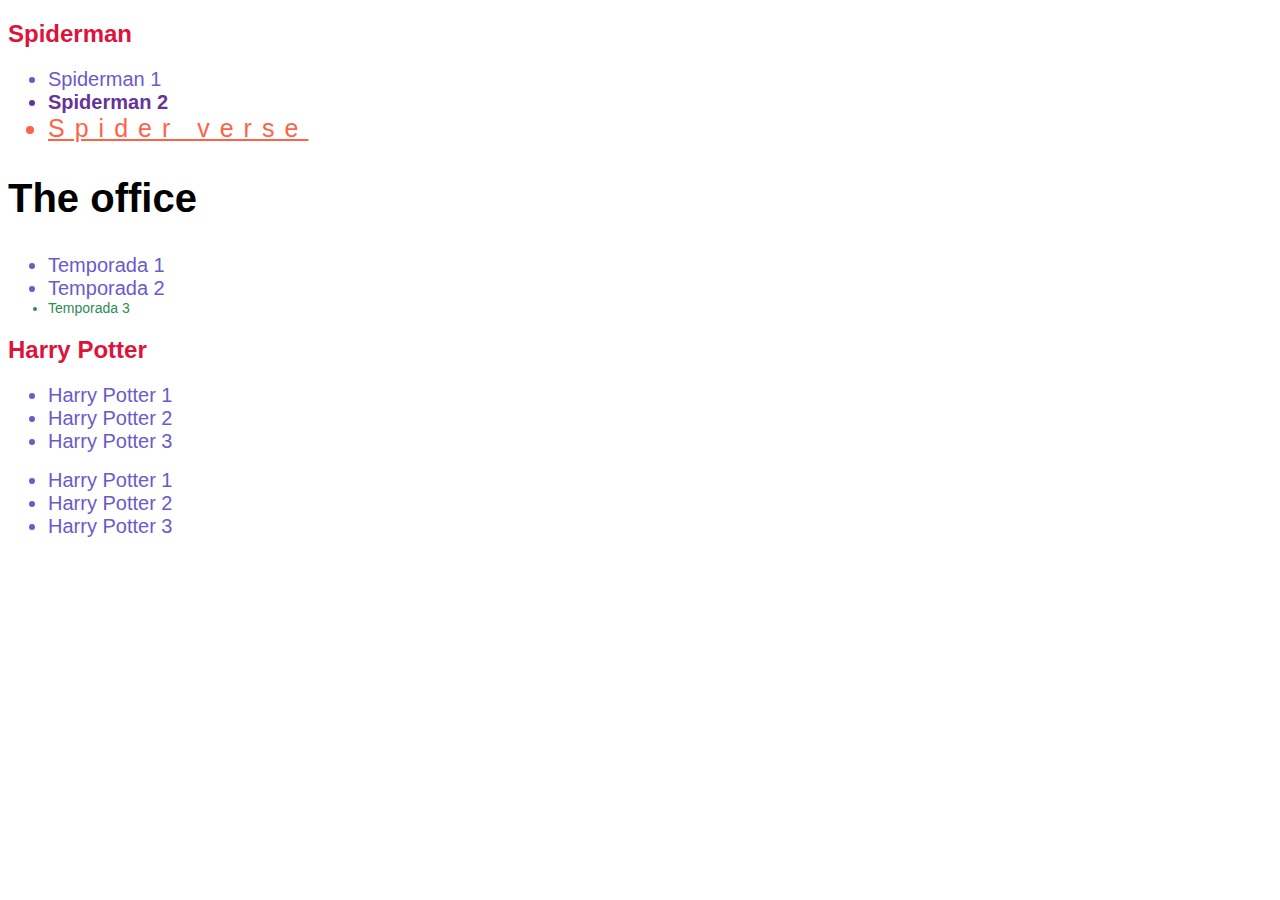
<file: 02.Selectores/index.html>
<!DOCTYPE html>
<html lang="es">
<head>
    <meta charset="UTF-8">
    <meta http-equiv="X-UA-Compatible" content="IE=edge">
    <meta name="viewport" content="width=device-width, initial-scale=1.0">
    <title>Selectores</title>
    <link rel="stylesheet" href="estilos.css">
</head>
<body>
    
    <h2 class="peliculas">Spiderman</h2>
    <ul>
        <li class="pelicula">Spiderman 1</li>
        <li class="pelicula favoritas">Spiderman 2</li>
        <li class="pelicula espaciado" id="spidermanNoWayHome">Spider verse</li>
    </ul>

    <h2 class="series">The office</h2>
    <ul>
        <li class="temporadas">Temporada 1</li>
        <li class="temporadas">Temporada 2</li>
        <li class="temporadas" id="temporada3">Temporada 3</li>
    </ul>


    <h2 class="peliculas" id="harry">Harry Potter</h2>

    <ul class="harry" >
        <li class="pelicula">Harry Potter 1</li>
        <li class="pelicula">Harry Potter 2</li>
        <li class="pelicula">Harry Potter 3</li>
    </ul>
    <ul class="harry" >
        <li class="pelicula">Harry Potter 1</li>
        <li class="pelicula">Harry Potter 2</li>
        <li class="pelicula">Harry Potter 3</li>
    </ul>
</body>
</html>
</file>
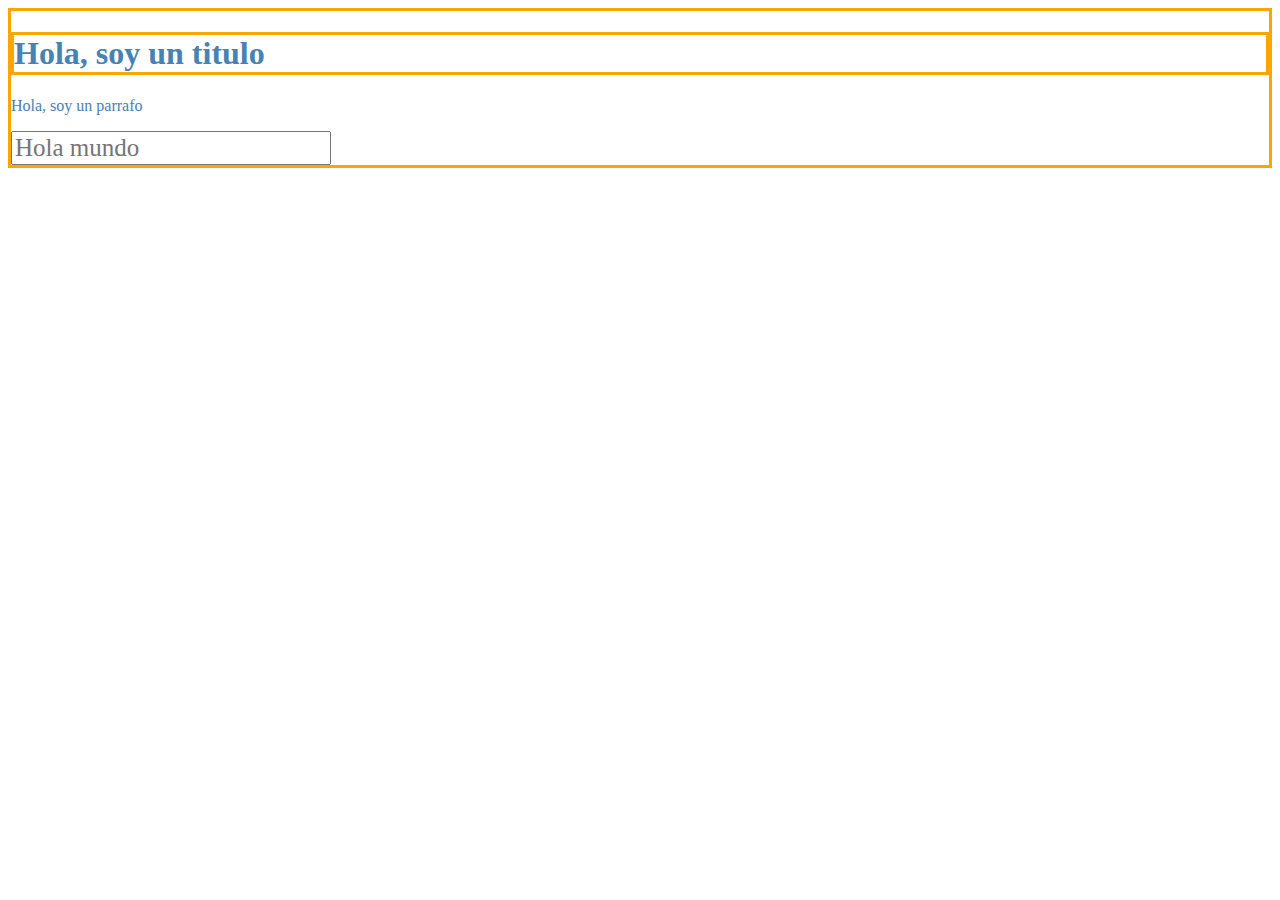
<file: 03-herencia, cascada y especificidad/index.html>
<!DOCTYPE html>
<html lang="en">
<head>
    <meta charset="UTF-8">
    <meta http-equiv="X-UA-Compatible" content="IE=edge">
    <meta name="viewport" content="width=device-width, initial-scale=1.0">
    <title>Herencia, Especificidad & Cascada</title>
    <link rel="stylesheet" href="estilos.css">
</head>
<body>
    
    <h1 class="title" id="title">Hola, soy un titulo</h1>
    <p>Hola, soy un parrafo</p>
    <input type="text" placeholder="Hola mundo">
</body> 
</html>
</file>
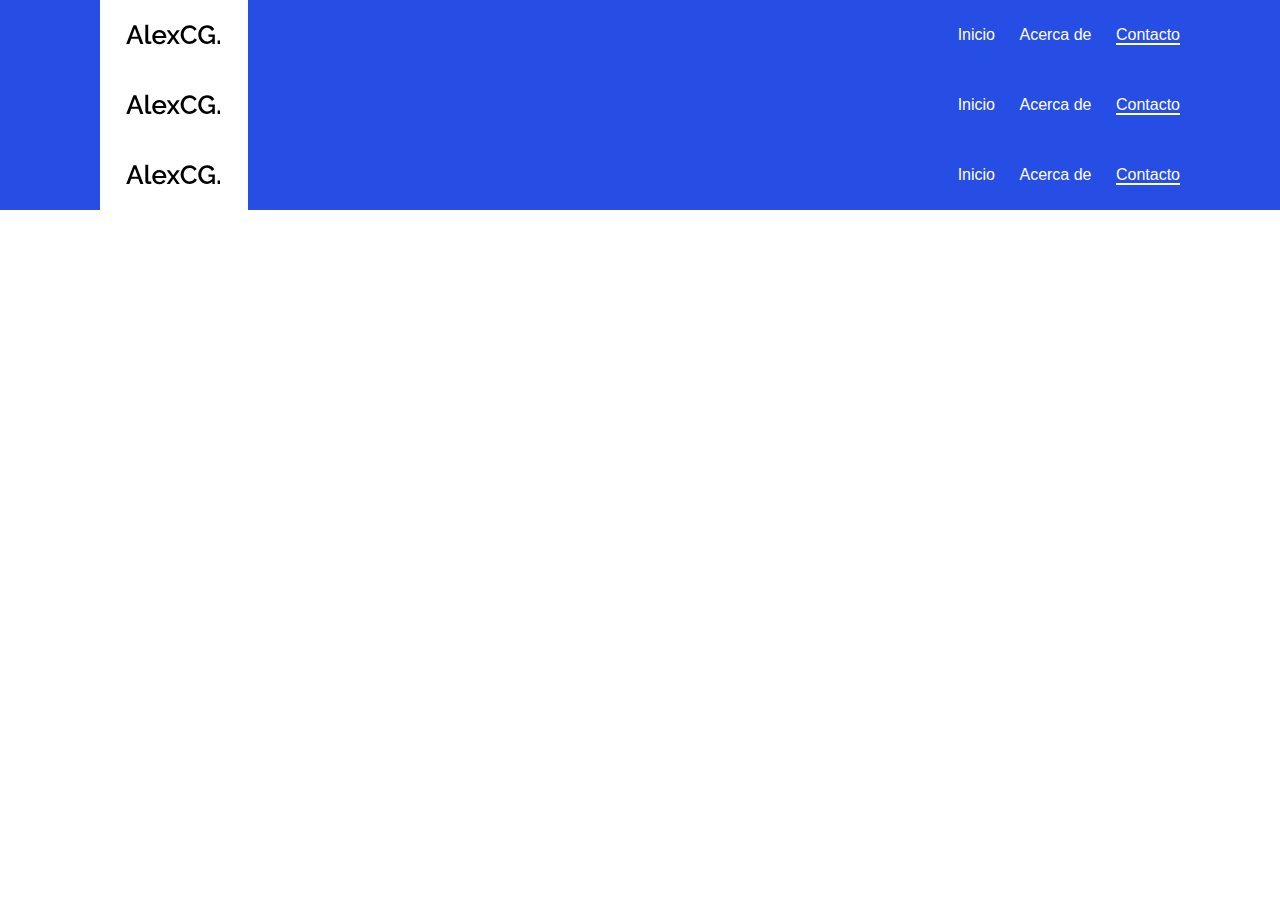
<file: 04-BEM/index.html>
<!DOCTYPE html>
<html lang="es">
<head>
    <meta charset="UTF-8">
    <meta http-equiv="X-UA-Compatible" content="IE=edge">
    <meta name="viewport" content="width=device-width, initial-scale=1.0">
    <title>BEM</title>
    <link rel="stylesheet" href="estilos.css">
</head>
<body>

    <nav class="nav">

        <img src="logo.svg" class="nav__logo">

        <div class="nav__links">
            <a href="#" class="nav__link">Inicio</a>
            <a href="#" class="nav__link">Acerca de</a>
            <a href="#" class="nav__link nav__link--active">Contacto</a>
        </div>

    </nav>
    <nav class="nav">

        <img src="logo.svg" class="nav__logo">

        <div class="nav__links">
            <a href="#" class="nav__link">Inicio</a>
            <a href="#" class="nav__link">Acerca de</a>
            <a href="#" class="nav__link nav__link--active">Contacto</a>
        </div>

    </nav>
    <nav class="nav">

        <img src="logo.svg" class="nav__logo">

        <div class="nav__links">
            <a href="#" class="nav__link">Inicio</a>
            <a href="#" class="nav__link">Acerca de</a>
            <a href="#" class="nav__link nav__link--active">Contacto</a>
        </div>

    </nav>

</body>
</html>
</file>
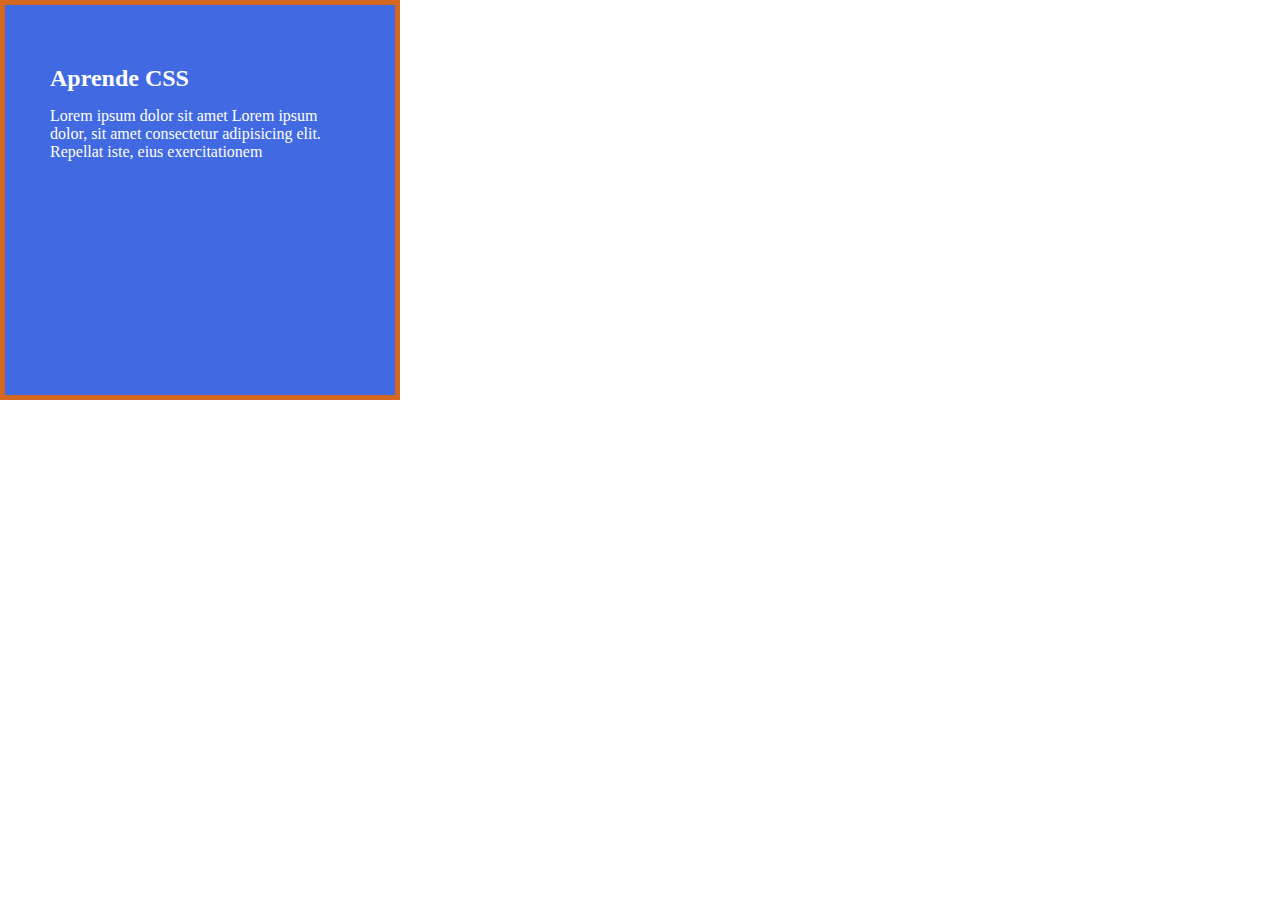
<file: 05-Box-Model/index.html>
<!DOCTYPE html>
<html lang="es">
<head>
    <meta charset="UTF-8">
    <meta http-equiv="X-UA-Compatible" content="IE=edge">
    <meta name="viewport" content="width=device-width, initial-scale=1.0">
    <title>Box-Model</title>
    <link rel="stylesheet" href="estilos.css">
</head>
<body>

    <div class="card card--one">
        <h2 class="card__title">Aprende CSS</h2>
        <p class="card__paragraph">Lorem ipsum dolor sit amet Lorem ipsum dolor, sit amet consectetur adipisicing elit. Repellat iste, eius exercitationem  </p>
    </div>

    <!-- <main class="main">
        <h1 class="main__title">Hola mundo</h1>
    </main>
    <footer class="footer">
        <h2 class="footer__title">Footer</h2>
    </footer> -->


</body>
</html>
</file>
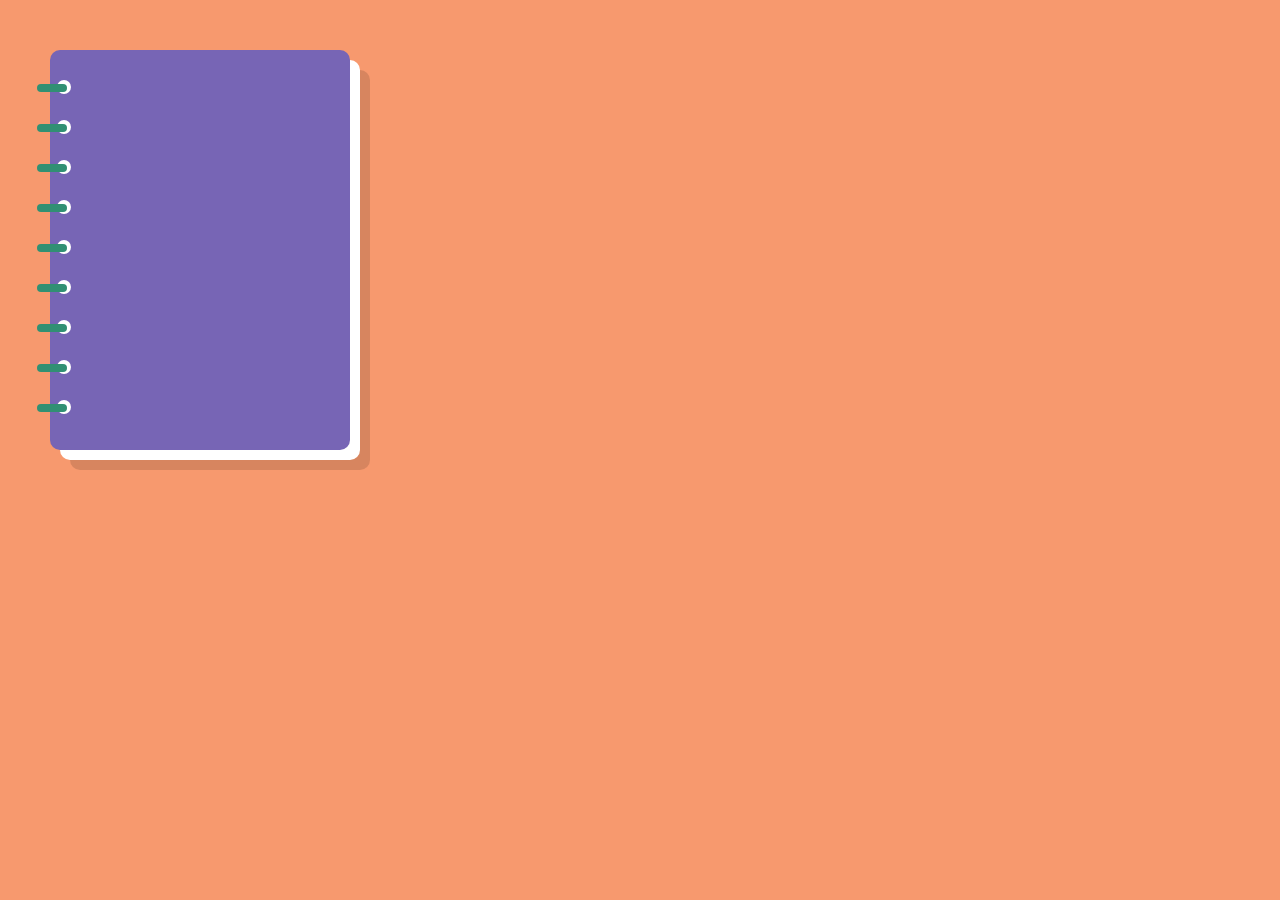
<file: 06-Radius-Shadow/index.html>
<!DOCTYPE html>
<html lang="es">
<head>
    <meta charset="UTF-8">
    <meta http-equiv="X-UA-Compatible" content="IE=edge">
    <meta name="viewport" content="width=device-width, initial-scale=1.0">
    <title>Radius & Shadow</title>
    <link rel="stylesheet" href="estilos.css">
</head>
<body>
    
    <!-- <img src="img.jpg" class="img"> -->
    <div class="notebook">
        <div class="circle">
            <div class="line"></div>
        </div>
    </div>

</body>
</html>
</file>
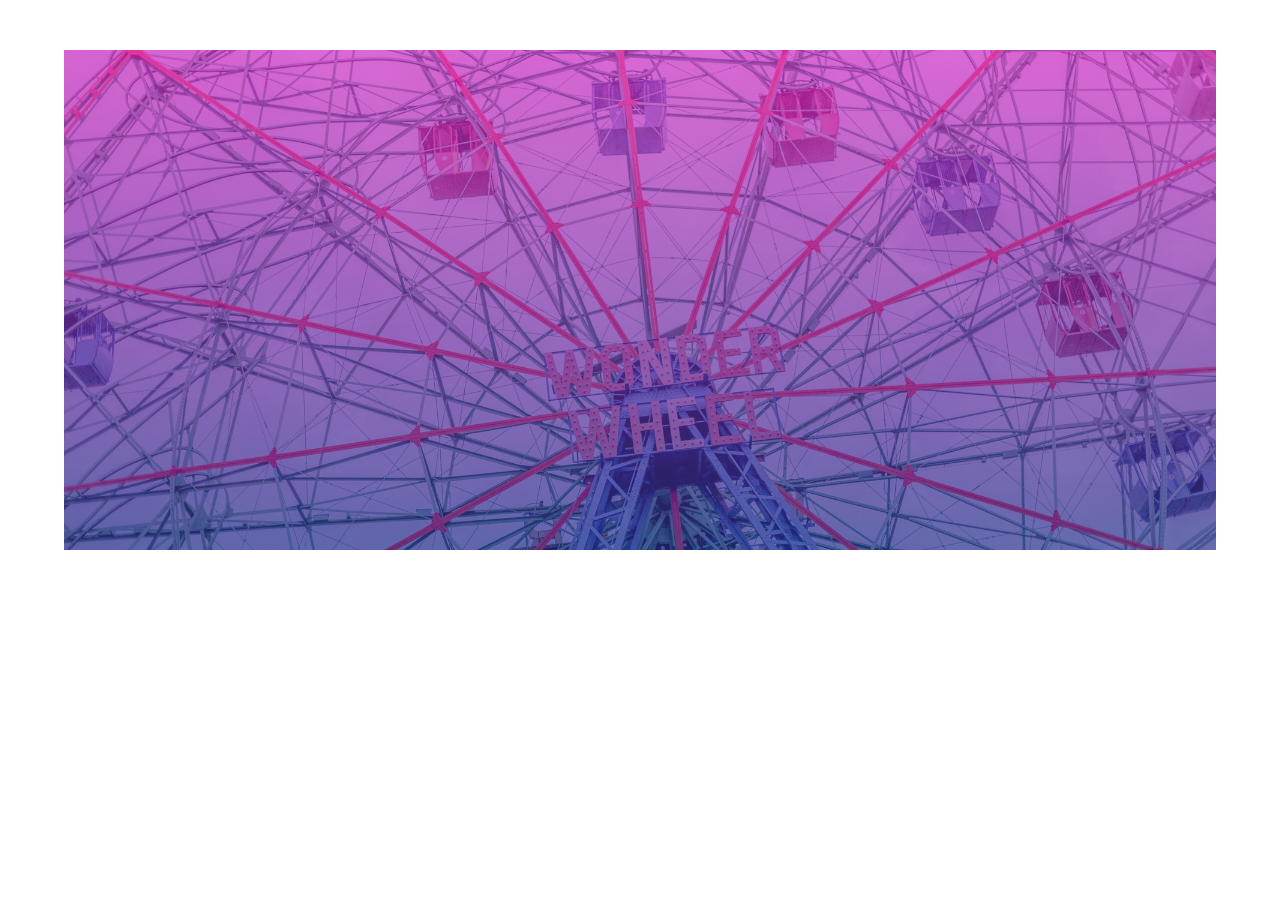
<file: 07-Fondos & Colores/index.html>
<!DOCTYPE html>
<html lang="es">
<head>
    <meta charset="UTF-8">
    <meta http-equiv="X-UA-Compatible" content="IE=edge">
    <meta name="viewport" content="width=device-width, initial-scale=1.0">
    <title>Fondos & Colores</title>
    <link rel="stylesheet" href="estilos.css">
</head>
<body>

    <div class="container">
    </div>
    
</body>
</html>
</file>
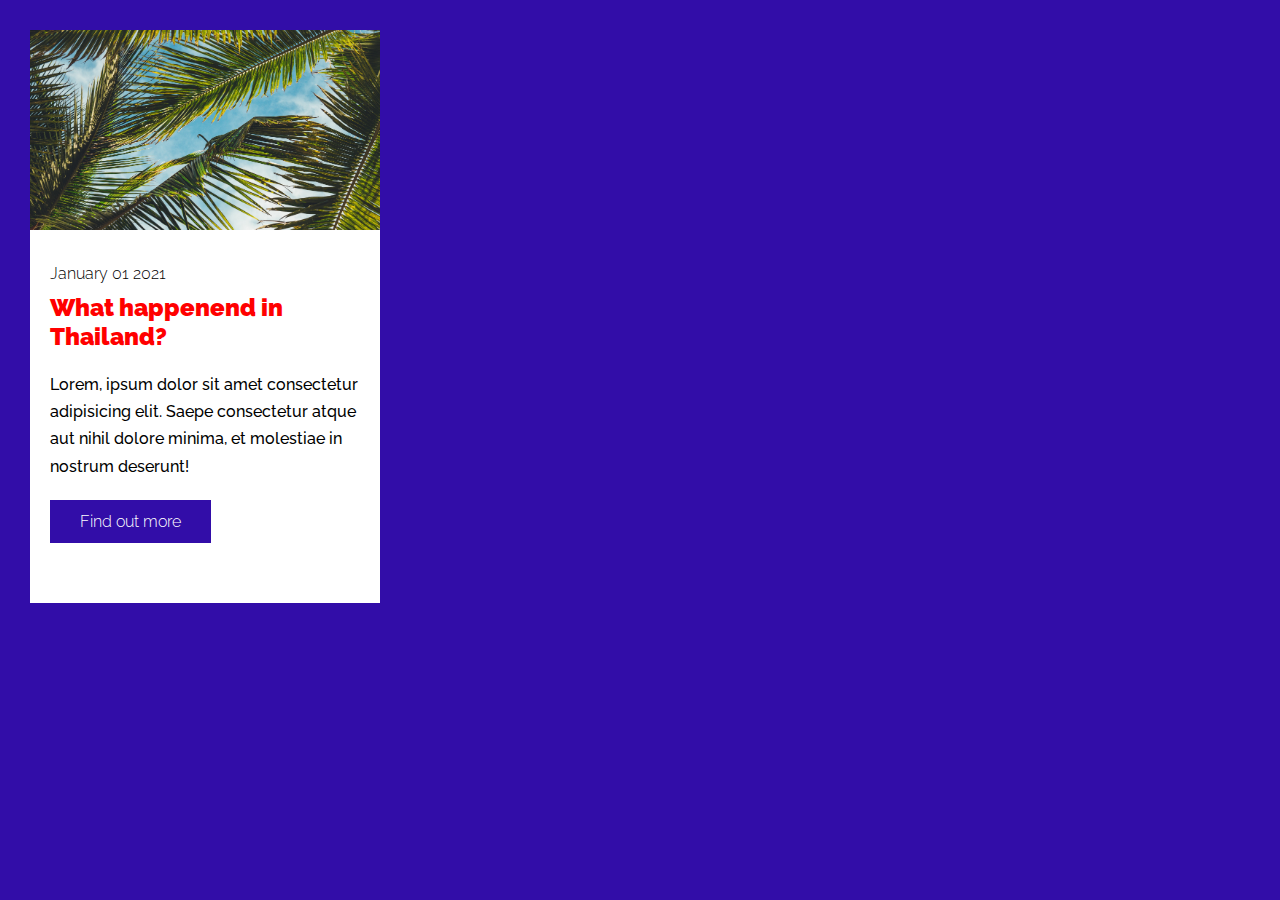
<file: 08-Fuentes/index.html>
<!DOCTYPE html>
<html lang="es">
<head>
    <meta charset="UTF-8">
    <meta http-equiv="X-UA-Compatible" content="IE=edge">
    <meta name="viewport" content="width=device-width, initial-scale=1.0">
    <title>Fuentes</title>
    <link rel="stylesheet" href="estilos.css">

</head>
<body>

    <article class="card">
        <img src="imagen.jpg" class="card__img">

        <div class="card__texts">
            <p class="card__date">January 01 2021</p>
            <h2 class="card__title">What happenend in Thailand?</h2>
            <p class="card__paragraph">Lorem, ipsum dolor sit amet consectetur adipisicing elit. Saepe consectetur atque aut nihil dolore minima, et molestiae in nostrum deserunt!</p>

            <a href="#" class="card__cta">Find out more</a>
        </div>
    </article>

</body>
</html>
</file>
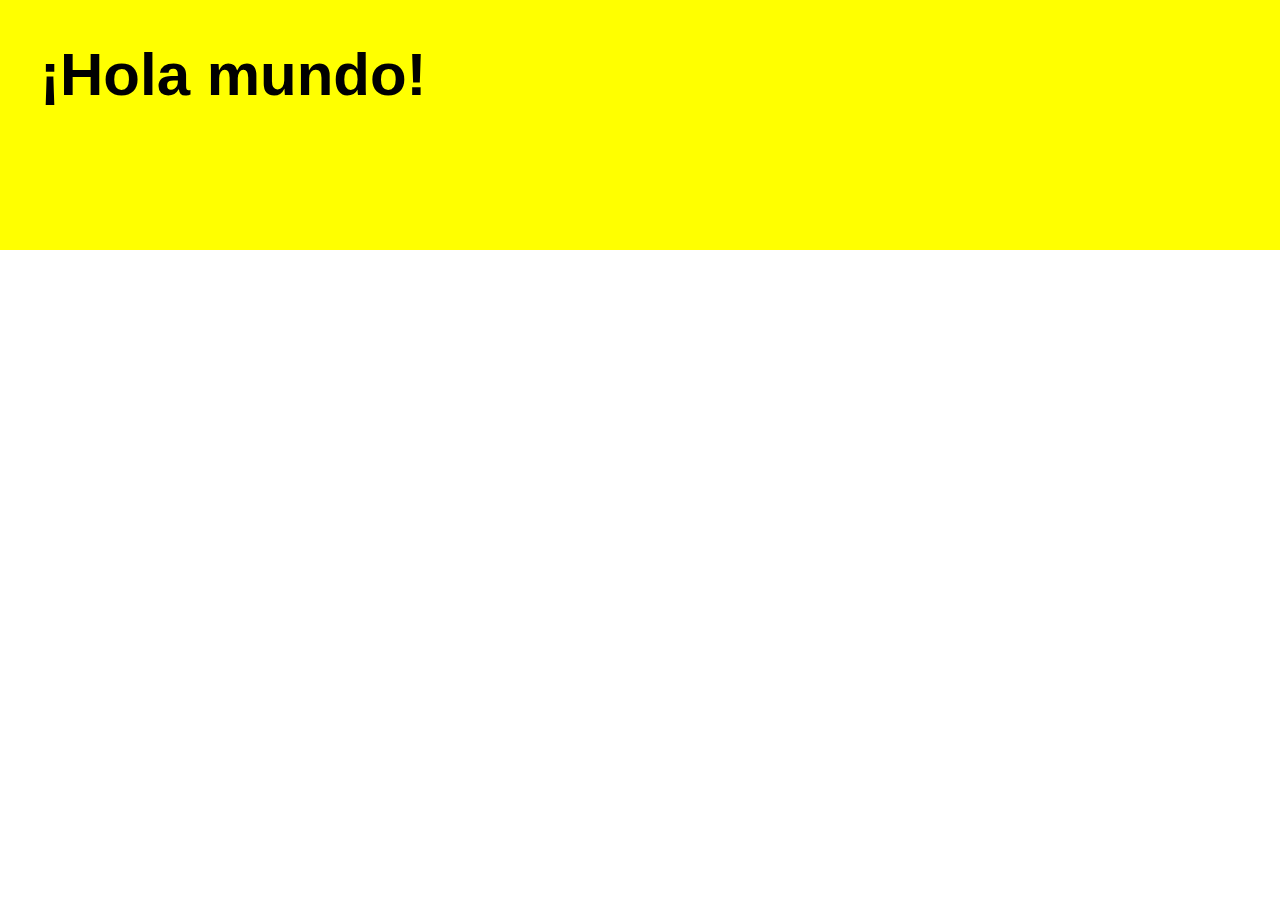
<file: 09-Unidades de medida/index.html>
<!DOCTYPE html>
<html lang="es">
<head>
    <meta charset="UTF-8">
    <meta http-equiv="X-UA-Compatible" content="IE=edge">
    <meta name="viewport" content="width=device-width, initial-scale=1.0">
    <title>Unidades de medida</title>
    <link rel="stylesheet" href="estilos.css">
</head>
<body>

    <section class="container">
        <div class="container-child">
            <h2 class="title">¡Hola mundo!</h2>
        </div>
    </section>
    
</body>
</html>
</file>
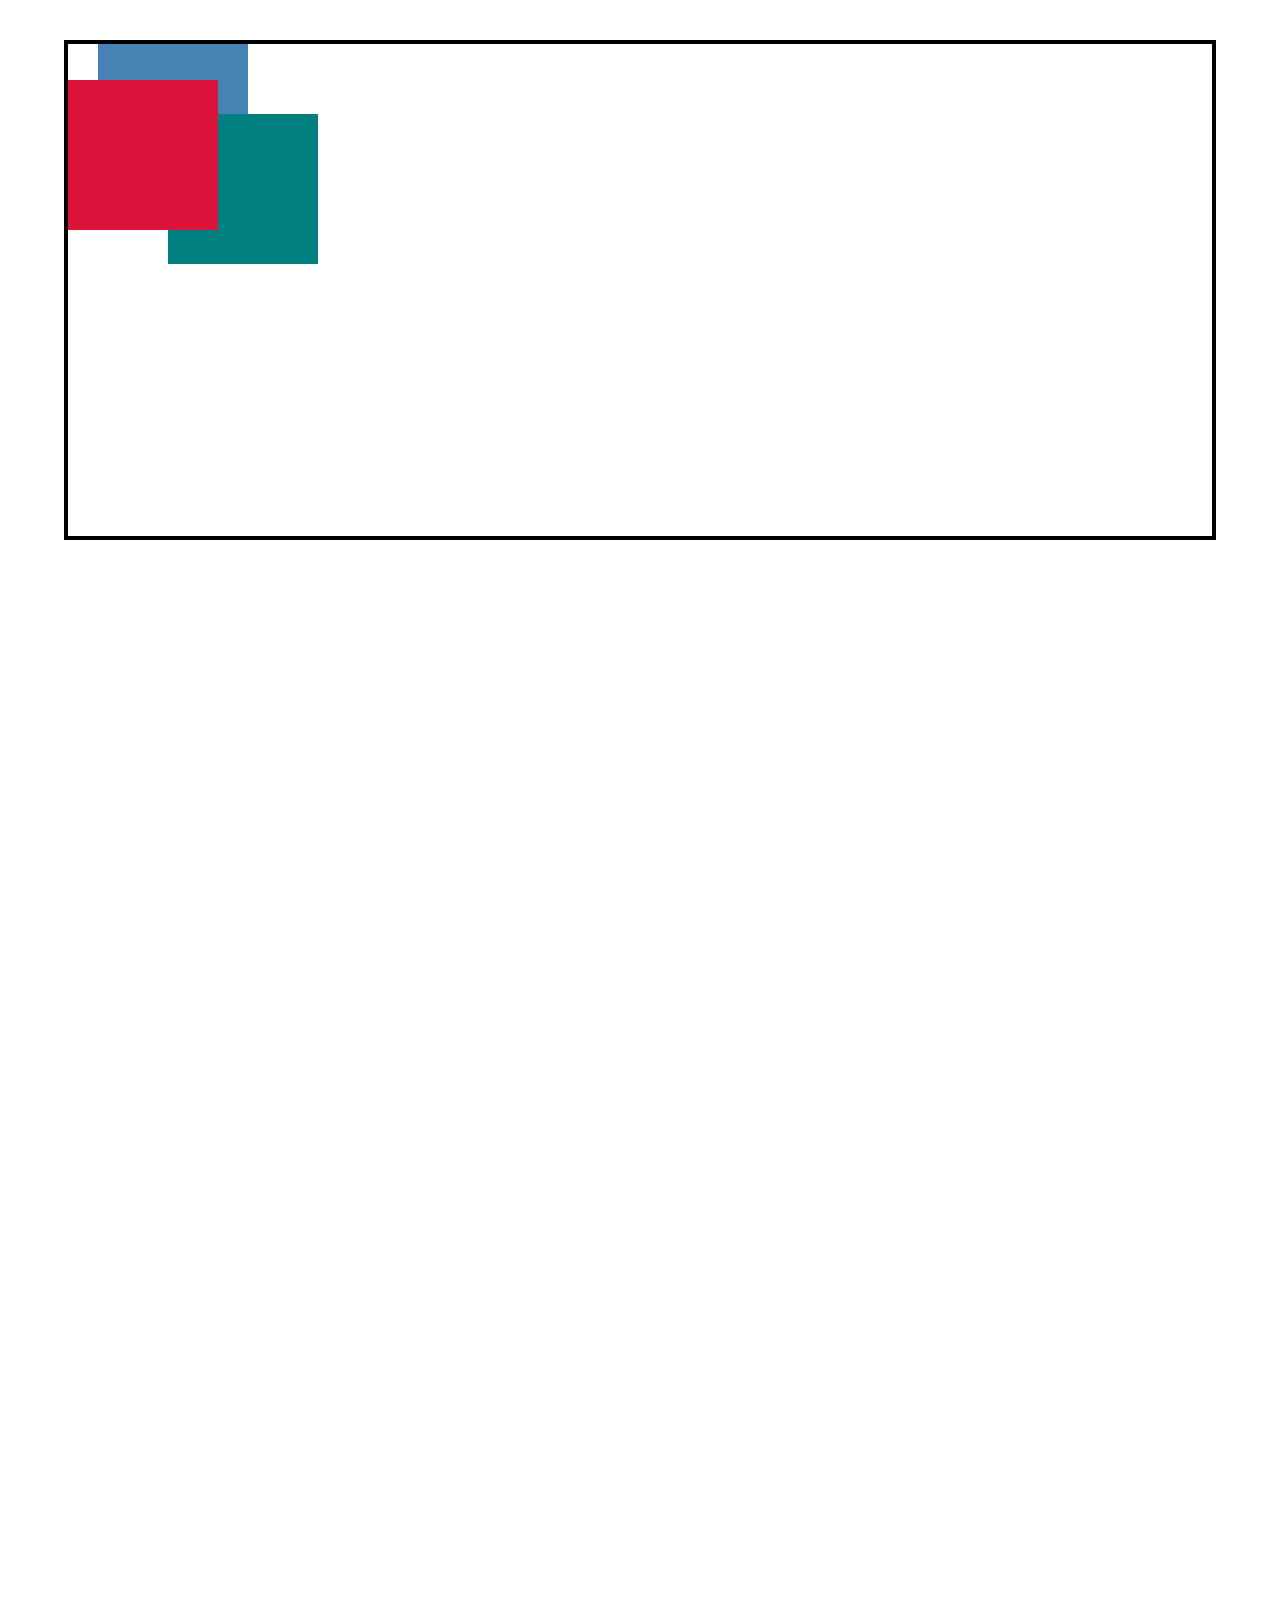
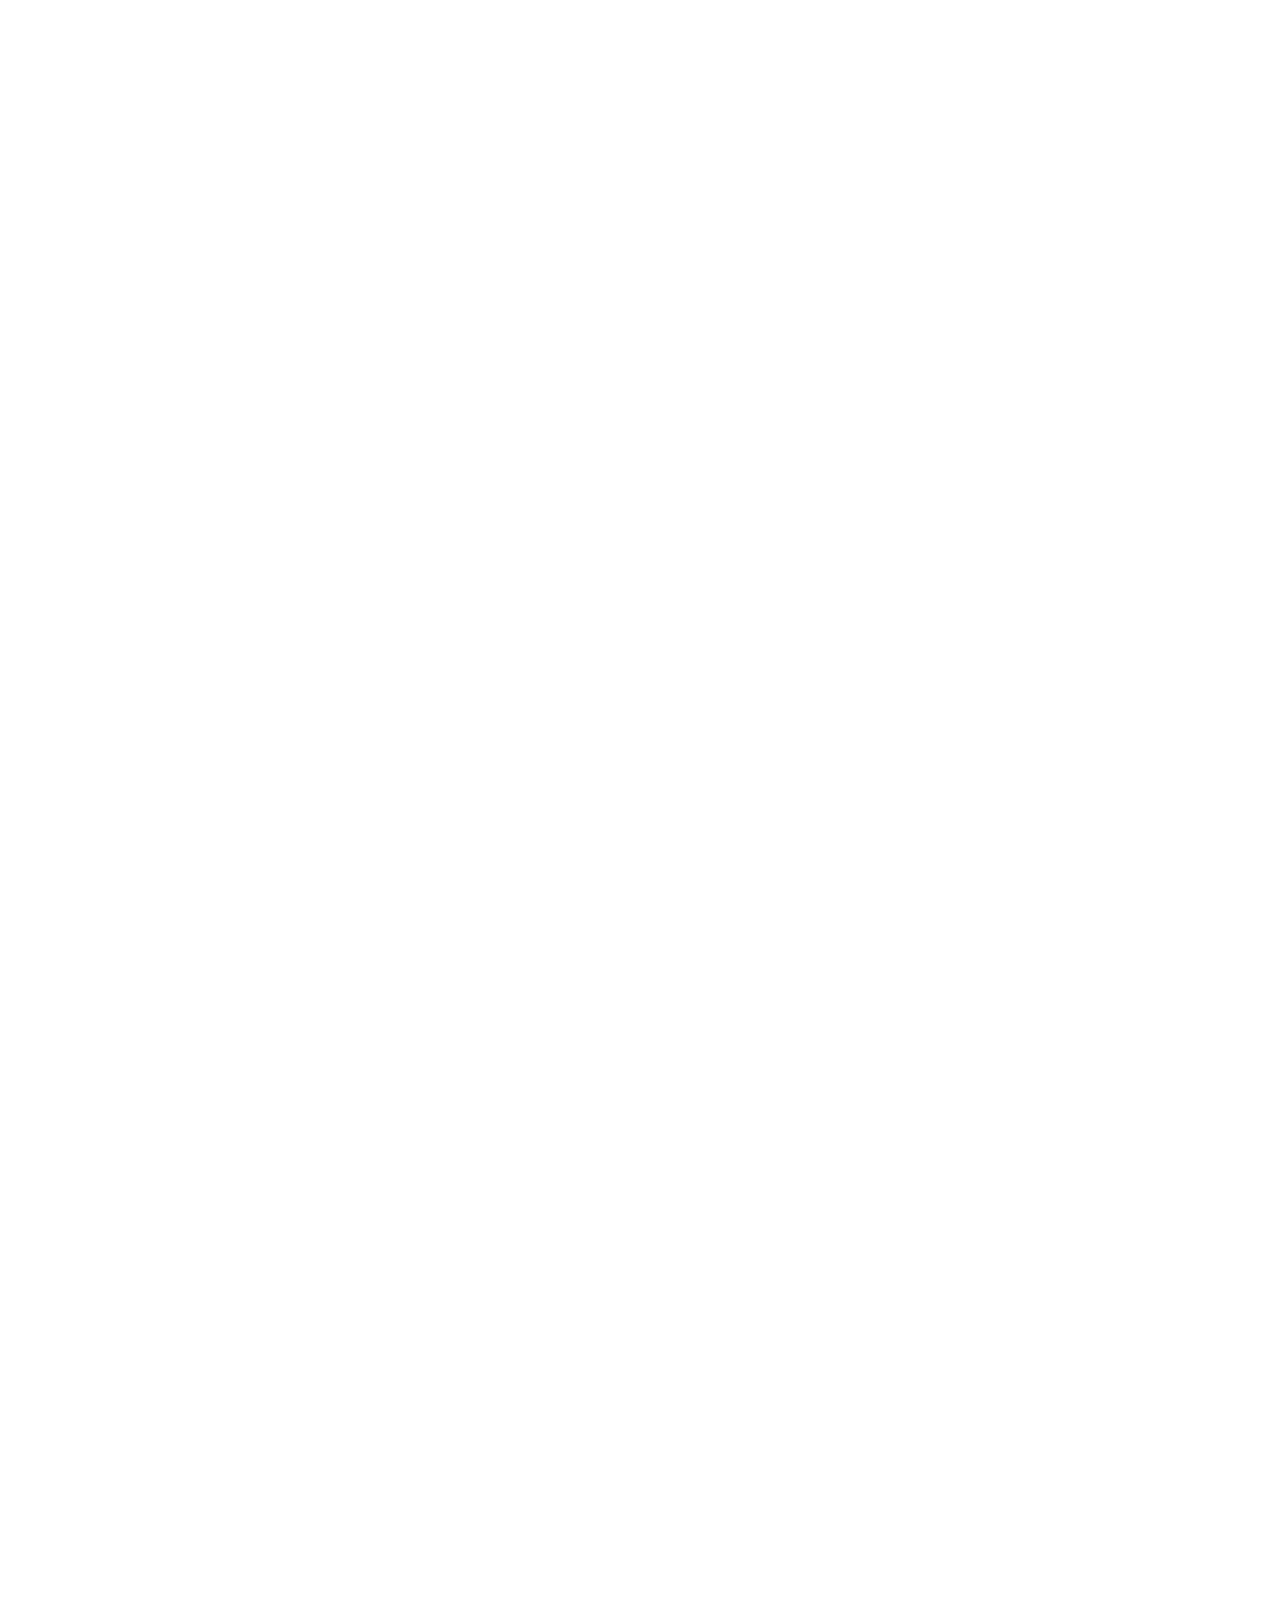
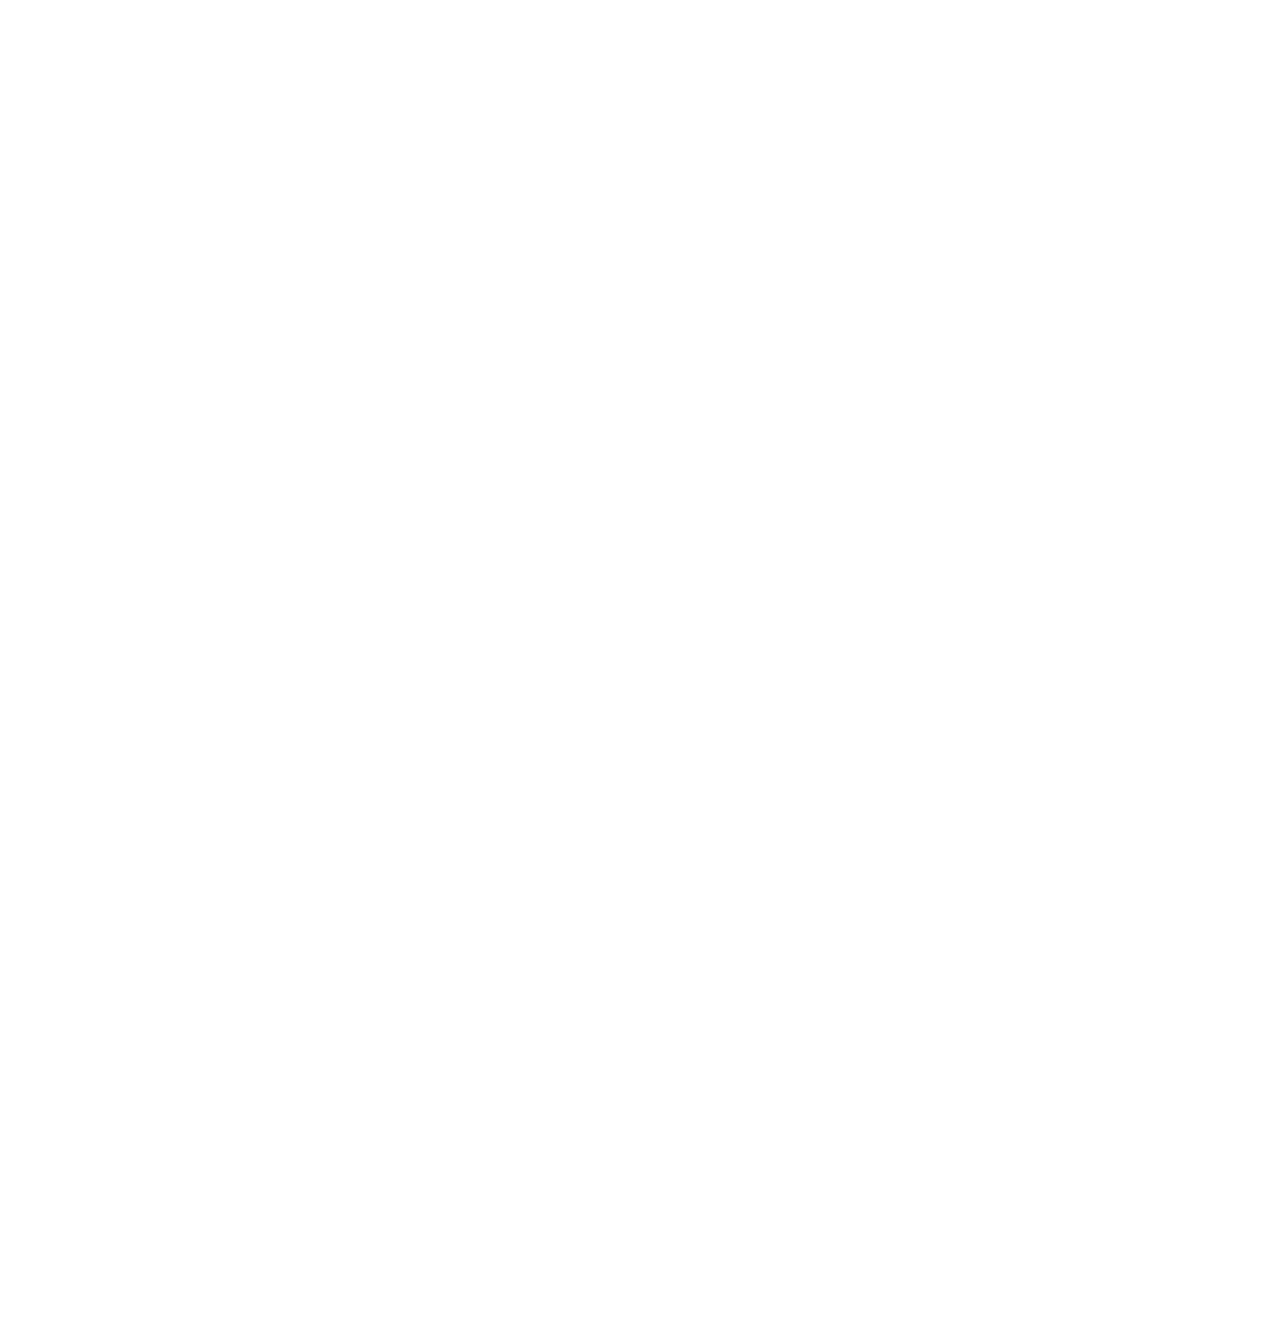
<file: 10-Position/index.html>
<!DOCTYPE html>
<html lang="es">
<head>
    <meta charset="UTF-8">
    <meta http-equiv="X-UA-Compatible" content="IE=edge">
    <meta name="viewport" content="width=device-width, initial-scale=1.0">
    <title>Posicionamiento</title>
    <link rel="stylesheet" href="estilos.css">
</head>
<body>
    <div class="container">
        <div class="element fixed"></div>
        <div class="element relative"></div>
        <div class="element absolute"></div> 
    </div>
</body>
</html>
</file>
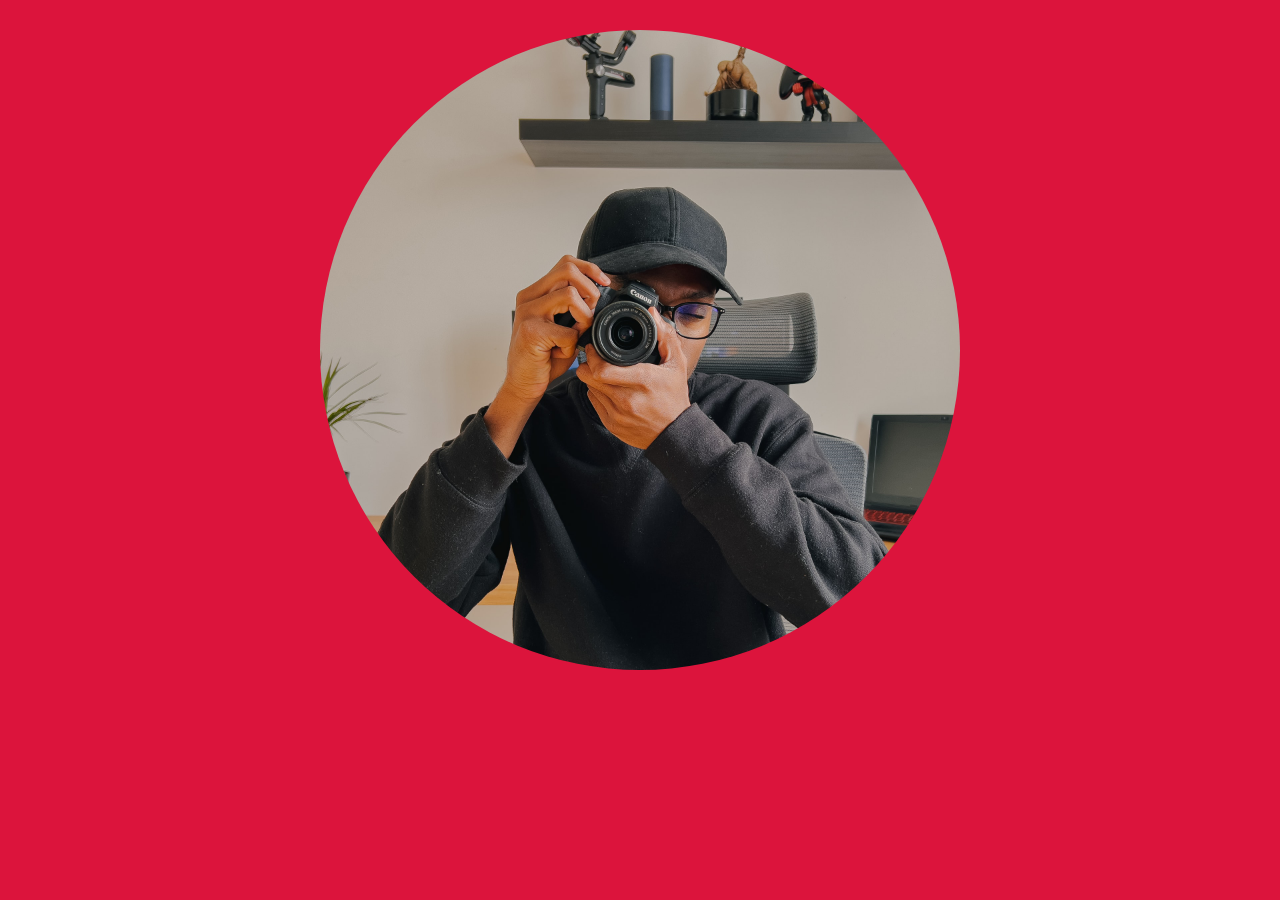
<file: 11-MediaQueries/index.html>
<!DOCTYPE html>
<html lang="es">
<head>
    <meta charset="UTF-8">
    <meta http-equiv="X-UA-Compatible" content="IE=edge">
    <meta name="viewport" content="width=device-width, initial-scale=1.0">
    <title>MediaQueries</title>
    <link rel="stylesheet" href="estilos.css">
</head>
<body>

    <img src="img.jpg" class="img">
    
</body>
</html>
</file>
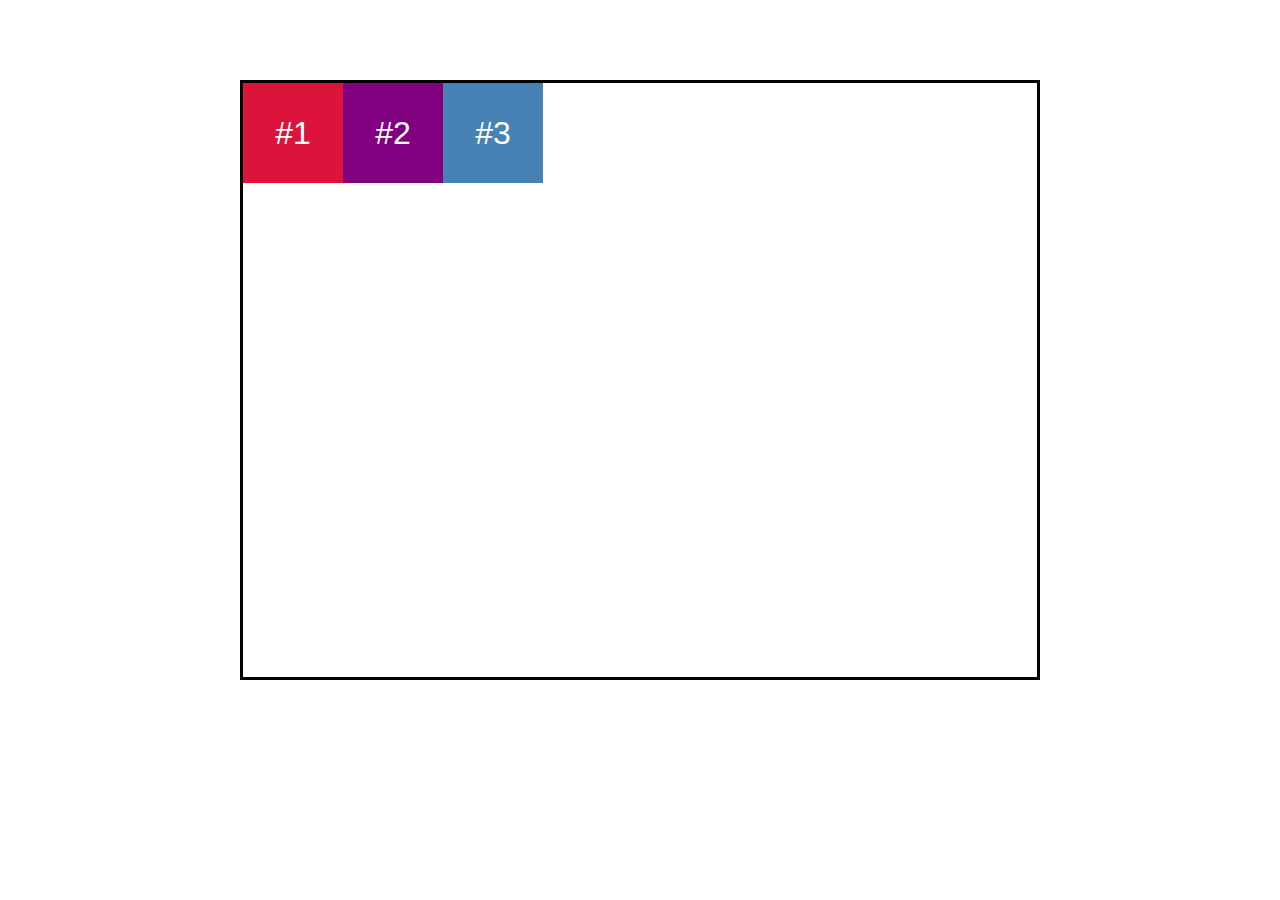
<file: 12-Flexbox/index.html>
<!DOCTYPE html>
<html lang="es">
<head>
    <meta charset="UTF-8">
    <meta http-equiv="X-UA-Compatible" content="IE=edge">
    <meta name="viewport" content="width=device-width, initial-scale=1.0">
    <title>Flexbox</title>
    <link rel="stylesheet" href="estilos.css">
</head>
<body>
    
    <div class="container">
        <div class="element element1">#1</div>
        <div class="element element2">#2</div>
        <div class="element element3">#3</div>
    </div>

</body>
</html>
</file>
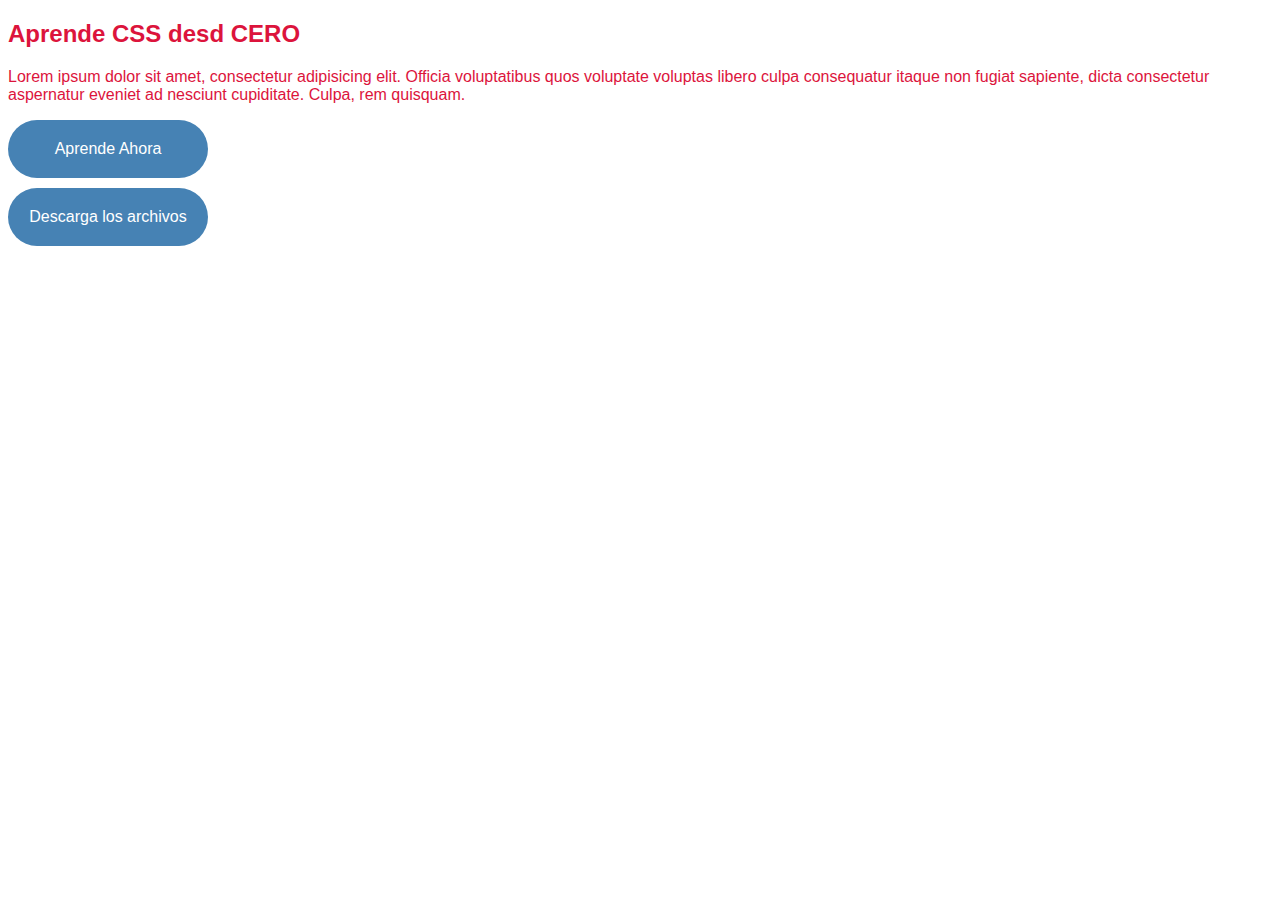
<file: 13-Custom-Properties/index.html>
<!DOCTYPE html>
<html lang="es">
<head>
    <meta charset="UTF-8">
    <meta http-equiv="X-UA-Compatible" content="IE=edge">
    <meta name="viewport" content="width=device-width, initial-scale=1.0">
    <title>Custom Properties</title>
    <link rel="stylesheet" href="estilos.css">
</head>
<body>

    <h2 class="title">Aprende CSS desd CERO</h2>
    <p class="paragraph">Lorem ipsum dolor sit amet, consectetur adipisicing elit. Officia voluptatibus quos voluptate voluptas libero culpa consequatur itaque non fugiat sapiente, dicta consectetur aspernatur eveniet ad nesciunt cupiditate. Culpa, rem quisquam.</p>

    <div class="container">
       
        <a href="#" class="cta">Aprende Ahora</a>
        <a href="#" class="cta">Descarga los archivos</a>
        
    </div>
   


    
</body>
</html>
</file>
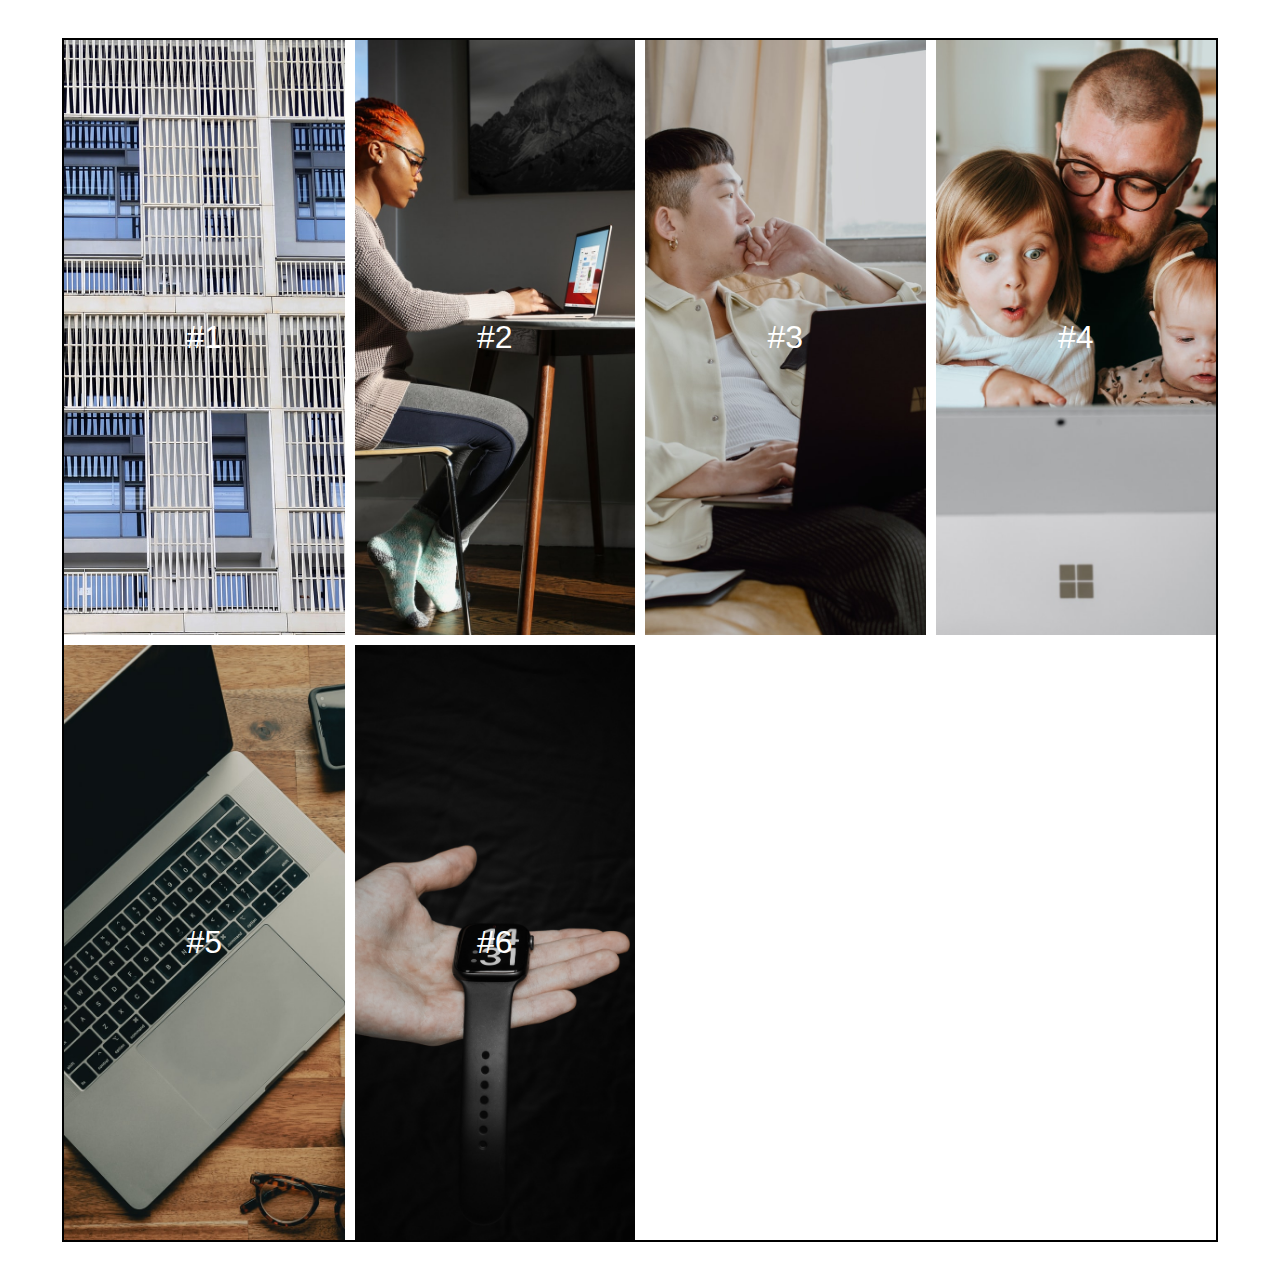
<file: 14-CSS-GRID/index.html>
<!DOCTYPE html>
<html lang="es">

<head>
    <meta charset="UTF-8">
    <meta http-equiv="X-UA-Compatible" content="IE=edge">
    <meta name="viewport" content="width=device-width, initial-scale=1.0">
    <title>GRID</title>
    <link rel="stylesheet" href="style.css">
</head>

<body>

    <section class="container">
        <div class="item item1">#1</div>
        <div class="item item2">#2</div>
        <div class="item item3">#3</div>
        <div class="item item4">#4</div>
        <div class="item item5">#5</div>
        <div class="item item6">#6</div>
    </section>
    
</body>

</html>
</file>
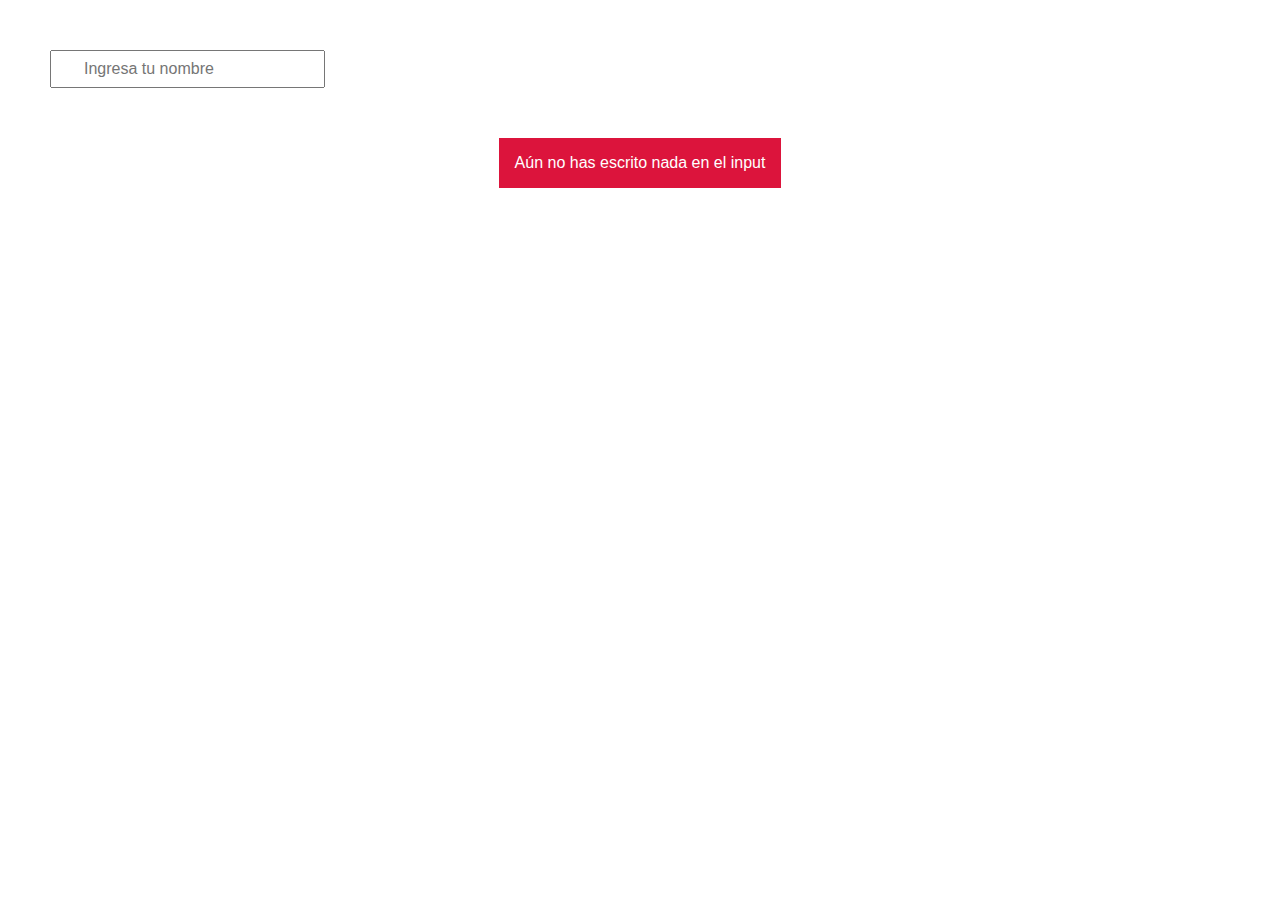
<file: 15-pseudoclases-pseudoelementos/index.html>
<!DOCTYPE html>
<html lang="es">
<head>
    <meta charset="UTF-8">
    <meta http-equiv="X-UA-Compatible" content="IE=edge">
    <meta name="viewport" content="width=device-width, initial-scale=1.0">
    <title>Pseudoclases y Pseudoelementos</title>
    <link rel="stylesheet" href="estilos.css">
</head>
<body>

    <!-- <a href="#element1" class="link">Accede a nuestro sitio web</a> -->
    <!-- <a href="#" class="link">Accede a otro elemento</a> -->

    <!-- <div id="element1" class="element1">Hola mundo</div> -->

    <!-- <input type="checkbox" id="check" class="check"> 
    <label for="check" class="label">¿Estas de acuerdo?</label> -->

    <!-- <input type="text" class="input" placeholder="Ingresa tu nombre">
    <input type="email" class="input" placeholder="Ingresa tu email"> -->

    <input type="text" class="validacion" placeholder="Ingresa tu nombre">
    <div class="message"></div>

    
</body>
</html>
</file>
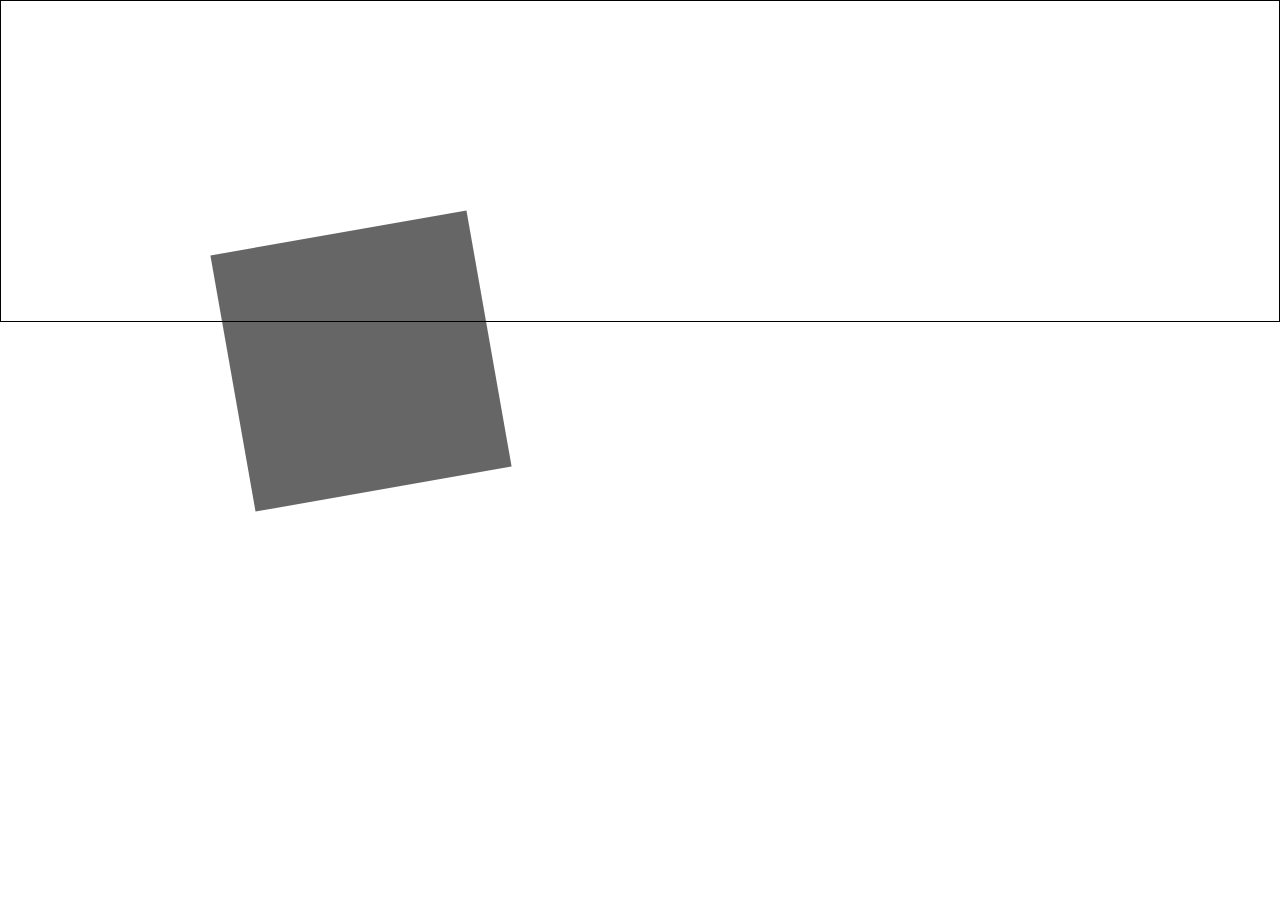
<file: 16-transformaciones-transiciones/index.html>
<!DOCTYPE html>
<html lang="es">
<head>
    <meta charset="UTF-8">
    <meta http-equiv="X-UA-Compatible" content="IE=edge">
    <meta name="viewport" content="width=device-width, initial-scale=1.0">
    <title>Tranformaciones</title>
    <link rel="stylesheet" href="estilos.css">
</head>
<body>
    
    <div class="container">
        <div class="element"></div>
    </div>

</body>
</html>
</file>
<file: 02.Selectores/estilos.css>
/* Selector universal */

/* *{
   letter-spacing: 10px;
} */

/* Selector de tipo */

body{
    font-family: 'Arial';
}

li{
    color: slateblue;
    font-size: 20px;
}

/* Selector de clase */

.peliculas{
    color: crimson;
}

.series{
    font-size: 40px;
}

.favoritas{
    font-weight: bold;
    color: rebeccapurple;
}

.espaciado{
    letter-spacing: 10px;
}

/* Selector de ID */

#spidermanNoWayHome{
    font-size: 25px;
    color: tomato;
    text-decoration: underline;
}

#temporada3{
    color: seagreen;
    font-size: 14px;
}
</file>
<file: 03-herencia, cascada y especificidad/estilos.css>
body{
    border: 3px solid orange;
    font-family: cursive;
    color: steelblue;
}

.title{
    border: inherit;
}

input{
    font-size: 25px;
    color: inherit;
    font-family: inherit;
}
</file>
<file: 04-BEM/estilos.css>
*{
    margin: 0;
    padding: 0;
    box-sizing: border-box;
}

body{
    font-family: Arial;
}

.nav{
    background-color: #264DE4;
    padding: 0 100px ;
    color: white;
    display: flex;
    align-items: center;
    justify-content: space-between;
    height: 70px;
}

.nav__logo{
    height: 100%;
}

.nav__link{
    color: inherit;
    text-decoration: none;
    margin-left: 20px;
}

.nav__link--active{
    border-bottom: 2px solid white;
}
</file>
<file: 05-Box-Model/estilos.css>
*{
    margin: 0;
    box-sizing: border-box;
}

body{
    font-family: Georgia;
}

/* capa de contenido */

.card{
    background-color: royalblue;
    color: white;
    width: auto;

    width: 300px;


    /* max-width:300px;
    min-width: 200px; */
    /* min-height: 300px; */
    

    /* arriba, derecha, abajo, izquierda */

    /* padding-top:20px;
    padding-right:40px;
    padding-bottom:60px ;
    padding-left:80px; */

    /* padding:20px 40px 60px 80px; */
    padding: 15px 45px;
    
    
    
    
    /* border-top-width:20px;
    border-right-width: 30px;
    border-bottom-width: 50px;
    border-left-width:70px ; */

    /* border-width: 20px; */

   
    /* double, dashed, dotted, groove, ridge */
    /* border-top-style: dotted;
    border-right-style:dashed ;
    border-bottom-style: double;
    border-left-style: solid; */

    /* border-style:dotted dashed double solid ; */
    /* border-style:dotted dashed double  ; */
    /* border-style:dotted dashed; */
    /* border-style:dotted; */

    /* border-top-color: crimson;
    border-right-color: black;
    border-bottom-color:yellow ;
    border-left-color:purple ; */

    /* border-color:crimson black yellow purple ; */
    /* border-color:crimson black yellow  ; */
    /* border-color:crimson black ; */
    /* border-color:crimson ; */

    border: 5px solid chocolate;
}









.card{
    width: 400px;
    height: 400px;
    padding: 45px ;
    border: 5px solid chocolate;
}




















.card__title{
    margin-bottom: 15px;
    margin-top: 15px;
}

.card__paragraph{
    margin-bottom: 30px;
}







/* 
.main{
    background-color: steelblue;
    color: white;
    padding: 0.1px;
}

.main__title{
    margin-bottom: 50px;
}

.footer{
    background-color: slateblue;
    color: white;
} */
</file>
<file: 06-Radius-Shadow/estilos.css>
*{
    margin: 0;
    box-sizing: border-box;
}

body{
    font-family: Arial;
    background-color: #F7996E;
}

.img{
    width: 250px;
    height: 250px;
    margin: 50px;
    color: coral;

    /* border-top-left-radius:10px;
    border-top-right-radius:60px;
    border-bottom-right-radius:110px;
    border-bottom-left-radius:30px;
     */

    /* border-radius:top-left | top-right | bottom-right | bottom-left ; */

    border-radius:50%;
    
    /* box-shadow: offset-x offset-y blur spread color; */
    box-shadow:0 300px #000;
}

.notebook{
    width: 300px;
    height: 400px;
    background-color: #7765B5;
    margin: 50px;
    border-radius: 10px;
    box-shadow: 10px 10px #fff, 20px 20px rgba(0, 0, 0, 0.13);
    padding-top: .1px;
}

.circle{
    width: 14px;
    height: 14px;
    background-color: white;
    color: white;
    border-radius: 50%;
    margin-top: 30px;
    margin-left: 7px;
    box-shadow: 0 40px, 0 80px, 0 120px, 0 160px, 0 200px, 0 240px, 0 280px, 0 320px;
    padding-top: .1px;
}

.line{
    margin-top: 4px;
    margin-left: -20px;
    background-color: #319073;
    color: #319073;
    width: 30px;
    height: 8px;
    border-radius: 10px;
    box-shadow: 0 40px, 0 80px, 0 120px, 0 160px, 0 200px, 0 240px, 0 280px, 0 320px;
}
</file>
<file: 07-Fondos & Colores/estilos.css>
*{
    margin: 0;
    box-sizing: border-box;
}

body{
    font-family: Arial;
}

.container{
    margin: 50px auto;
    width: 90%;
    height: 500px;
    background-image: linear-gradient(#d62eceaf, #283198a8), url('imagen.jpg');
    background-size: cover;
    background-position: center;
}
</file>
<file: 08-Fuentes/estilos.css>
@import url('https://fonts.googleapis.com/css2?family=Raleway:ital,wght@0,100;0,300;0,400;0,500;0,700;0,800;0,900;1,100&display=swap');

*{
    margin: 0;
    box-sizing: border-box;
}

body{
    background-color: #320DA8;   
    font-family: 'Raleway', sans-serif;
}

.card{
    background-color: #fff;
    padding-bottom: 30px;
    width: 350px;
    margin: 30px;
}

.card__texts{
    padding: 30px 20px;
}

.card__img{
    height: 200px;
    width: 100%;
    object-fit: cover;
}

.card__date{
    font-weight: 300;
}

.card__title{
    color: red;
    font-weight: 900;
    margin-top: 10px;
    margin-bottom: 20px;
}

.card__paragraph{
    line-height: 1.7;

    font-weight: 500;
    margin-bottom: 20px;
}

.card__cta{
    display: inline-block;
    background-color: #320DA8;
    color: #fff;
    text-decoration: none;
    padding: 12px 30px;
    font-weight: 300;
}
</file>
<file: 09-Unidades de medida/estilos.css>
*{
    margin: 0;
    box-sizing: border-box;
}


body{
    font-family: Arial;
    height: 500px;
}

.container{
    padding: 40px;
    height: 50%;
    background-color: yellow;
}

.container-child{
    font-size: 20px;
}



.title{
    font-size:3em;
}
</file>
<file: 10-Position/estilos.css>
*{
    box-sizing: border-box;
    margin: 0;
}

body{
    min-height: 500vh;
}

.container{
    width: 90%;
    margin: 40px auto;
    border: 4px solid ;
    min-height: 500px;
    position: relative;
}

.element{
    width: 150px;
    height: 150px;
    margin-bottom: 15px;
}

.static{
    background-color: tomato;
}

.relative{
    background-color: steelblue;
    position: relative;
    left: 30px;
    z-index: 100;
}

.absolute{
    position: absolute;
    background-color: teal;
    top: 70px;
    left: 100px;
    z-index: 200;
}

.fixed{
    background-color: crimson;
    position: fixed;
    top: 80px;
    z-index: 300;
}
</file>
<file: 11-MediaQueries/estilos.css>
*{
    margin: 0;
    box-sizing: border-box;
}



body{
    background-color: tomato;
}

.img{
    display: block;
    width: 90%;
    margin: 0 auto;
    margin-top: 30px;
}




@media (min-width:800px){

    body{
        background-color: crimson;
    }

    .img{
        width: 50%;
        border-radius: 50%;
    }

}
</file>
<file: 12-Flexbox/estilos.css>
*{
    margin: 0;
    box-sizing: border-box;
}

body{
    font-family: 'Arial';
}

.container{
    width: 90%;
    max-width: 800px;
    min-height: 600px;
    margin: 80px auto;
    border: 3px solid #000;
    display: flex;
    /*flex direction:row*/
    /*row | row-reverse | column | column-reverse*/
    /*flex-wrap: nowrap     no es necesario ponerlo pues es su valor por defecto*/
    /*wrap | wrap-reverse       Lo que hacen es que lo elementos en vez de acomodarse sean del tamaño que se les asigno y si es necesario ocupan otras lineas*/

    /*justify-content: ;
    flex-start | flex-end  | center | space-between | space-around | space-evenly*/

    /*align-items: stretch      (por defecto*/
    /*flex-start | flex-end | center | baseline*/

    /*align-content: normal (por defecto)*/
    /*flex-start | flex-end, center | space-between | space-around | space-evenly*/
}

.element {
    color: #fff;
    font-size: 2rem;
    text-align: center;
    line-height: 100px;
    width: 100px;
    height: 100px;
    /*order: 0 (por defecto
    Cambia la posición de loe elementos mediante números enteros*/

    /*flex-grow: 0 (´por defecto)
    Si se presenta espacio que puede ser ocupado y se le pone valor de 1 entonces entonces los elementos se alargaran para ocupar el espacio, si se le asigna otro valor a un elemento entonces ese elemento crecera en consecuencia de ese número*/

    /*flex-shrink: 1 (por defecto)
    Este hace más pequeños los elementos en consecuencia del valor asignado*/

    /*flex-basis
    Tamaño de los elementos en el eje x*/
}

.element1 {
    background-color: crimson;
    /*align-self: ;
    Posee los mismos valores que align-items*/
}

.element2 {
    background-color: purple;
}

.element3 {
    background-color: steelblue;
}
</file>
<file: 13-Custom-Properties/estilos.css>
:root{
    /* --juanito: linear-gradient(steelblue, hotpink);   */
    --color-primario: crimson;
    --padding-botons:  20px 0;
}

*{
    box-sizing: border-box;
}

body{
    font-family: Arial;
}

.title{
    border: var(--bordes);
    color: var(--color-primario);
}

.paragraph{
    border: var(--borde);
    color:var(--color-primario);
}

.container{
    --color-primario: steelblue;
}

.cta{
    border: var(--borde);
    background-color: var(--color-primario);
    display: block;
    padding: var(--padding-botons, 80px 0);
    border-radius: 30px;
    text-align: center;
    width: 200px;
    margin-bottom: 10px;
    color: #fff;
    text-decoration: none;
}
</file>
<file: 14-CSS-GRID/style.css>
*{
    margin: 0;
    box-sizing: border-box;
}

body{
    font-family: 'Arial';
}

.container{
    width: 90%;
    height: 1200px;
    outline: 2px solid;
    margin: 40px auto;

    display: grid;
    grid-template-columns:repeat(auto-fit, minmax(250px, 1fr));
    /* grid-template-rows:repeat(5, 1fr); */
    /* grid-auto-rows: 100px; */
    /* grid-template-areas: 
    "element1 element1 element1 element2 element2"
    "element1 element1 element1 element2 element2"
    "element3 element3 element3 element2 element2"
    "element3 element3 element3 element2 element2"
    "element4 element4 element4 element4 ."; */
    gap:10px;
}

.item{
    /* width: 100px; */
    /* height: 100px; */
    color: #fff;
    font-size: 2em;
    display: flex;
    align-items: center;
    justify-content: center;
    background-size: cover;
    background-position: center;
}

.item1{
    background-color: slateblue;
    background-image: url("img/image1.jpg");
    /* grid-column: 1/4;
    grid-row: 1/3; */
    /* grid-area: element1; */
}

.item2{
    background-color: deeppink;
    background-image: url("img/image2.jpg");
    /* grid-column: 4/6;
    grid-row: 1/5; */
    /* grid-area: element2; */
}

.item3{
    background-color: seagreen;
    background-image: url("img/image3.jpg");
    /* grid-column: 1/4;
    grid-row: 3/5; */
    /* grid-area: element3; */
}

.item4{
    background-color: brown;
    background-image: url("img/image4.jpg");
    /* grid-column: 1/-1;
    grid-row: 5/-1; */
    /* grid-area: element4; */
}

.item5{
    background-color: cornflowerblue;
    background-image: url("img/image5.jpg");
  
}

.item6{
    background-color: rebeccapurple;
    background-image: url("img/image6.jpg");
}

/* @media (min-width:700px){
    
    .container{
        grid-template-areas: 
        "element1 element1 element1 element2 element2"
        "element1 element1 element1 element2 element2"
        "element3 element3 element3 element2 element2"
        "element3 element3 element3 element2 element2"
        "element4 element4 element4 element2 element2";

    }
} */
</file>
<file: 15-pseudoclases-pseudoelementos/estilos.css>
*{
    box-sizing: border-box;
    margin: 0;
}

body{
    font-family: Arial;
}

.link{
    margin: 50px;
    display: inline-block;
    background-color: slateblue;
    color: #fff;
    text-decoration: none;
    padding: 1em 2em;
    border-radius: 2em;
    transition: .3s;
}

.link:active{
    background-color: tomato;
    transform: translateY(10px);
}

/* .element1{
    background-color: tomato;
    width: 200px;
    height: 200px;
    margin: 50px;
    transition: .3s;
}

.element1:target{
    transform: translateX(100%);
} */

/* .check{
    margin: 50px 20px;
}

.check:checked + .label{
    background-color: green;
}

.label{
    background-color: crimson;
    color: #fff;
    padding: 20px 15px;
}

.input{
    margin:50px;
    width: 250px;
    height: 70px;
}

.input:focus{
    color: #fff;
    background-color: #000;
} */


/* .element1{
    background-color: tomato;
    width: max-content;
    font-size: 2rem;
    color: #fff;
    margin: 50px;
}


.element1::before{
    content: "";
    display: block;
    width: 100px;
    height: 50px;
    background: #000;
}

.element1::after{
    content: "";
    display: block;
    width: 100px;
    height: 50px;
    background: green;
} */

.validacion{
    padding: .5em 2em;
    margin: 50px;
    font-size: 1rem;
}

.validacion + .message::after{
    content: "Felicidades, has ingresado un texto";
    display: block;
    background-color: green;
    padding: 1em;
    color: #fff;
    margin: 0 auto;
    width: max-content;
}

.validacion:placeholder-shown + .message::after{
    content: "Aún no has escrito nada en el input";
    display: block;
    background-color: crimson;
    padding: 1em;
    color: #fff;
    margin: 0 auto;
    width: max-content;
}
</file>
<file: 16-transformaciones-transiciones/estilos.css>
*{
    box-sizing: border-box;
    margin: 0;
}

body{
    font-family: 'Arial';
}

.container{
    border: 1px solid ;
    display: flex;
}

.element{
    /* transform:translate(200px, 200px); */
    /* transform: rotate(2turn); */
    /* transform:scale(2,1); */

    /* 
    0-360 deg
    0-400 grad
    0-6.28319 rad
    0-1 turn

    */

    margin: 60px;
    width: 200px;
    height: 200px;
    background-color: tomato;
    
    /* transition-property: background-color, transform, opacity;
    transition-duration: 500ms;
    transition-timing-function: linear;
    transition-delay: 0s; */

    
    transition:.3s;
    
    /* s ms */
}


.container:hover .element{
    opacity: .6;
    background-color: #000;
    transform: translate(100%, 100%) scale(1.3)  rotate(80deg);
}
</file>
